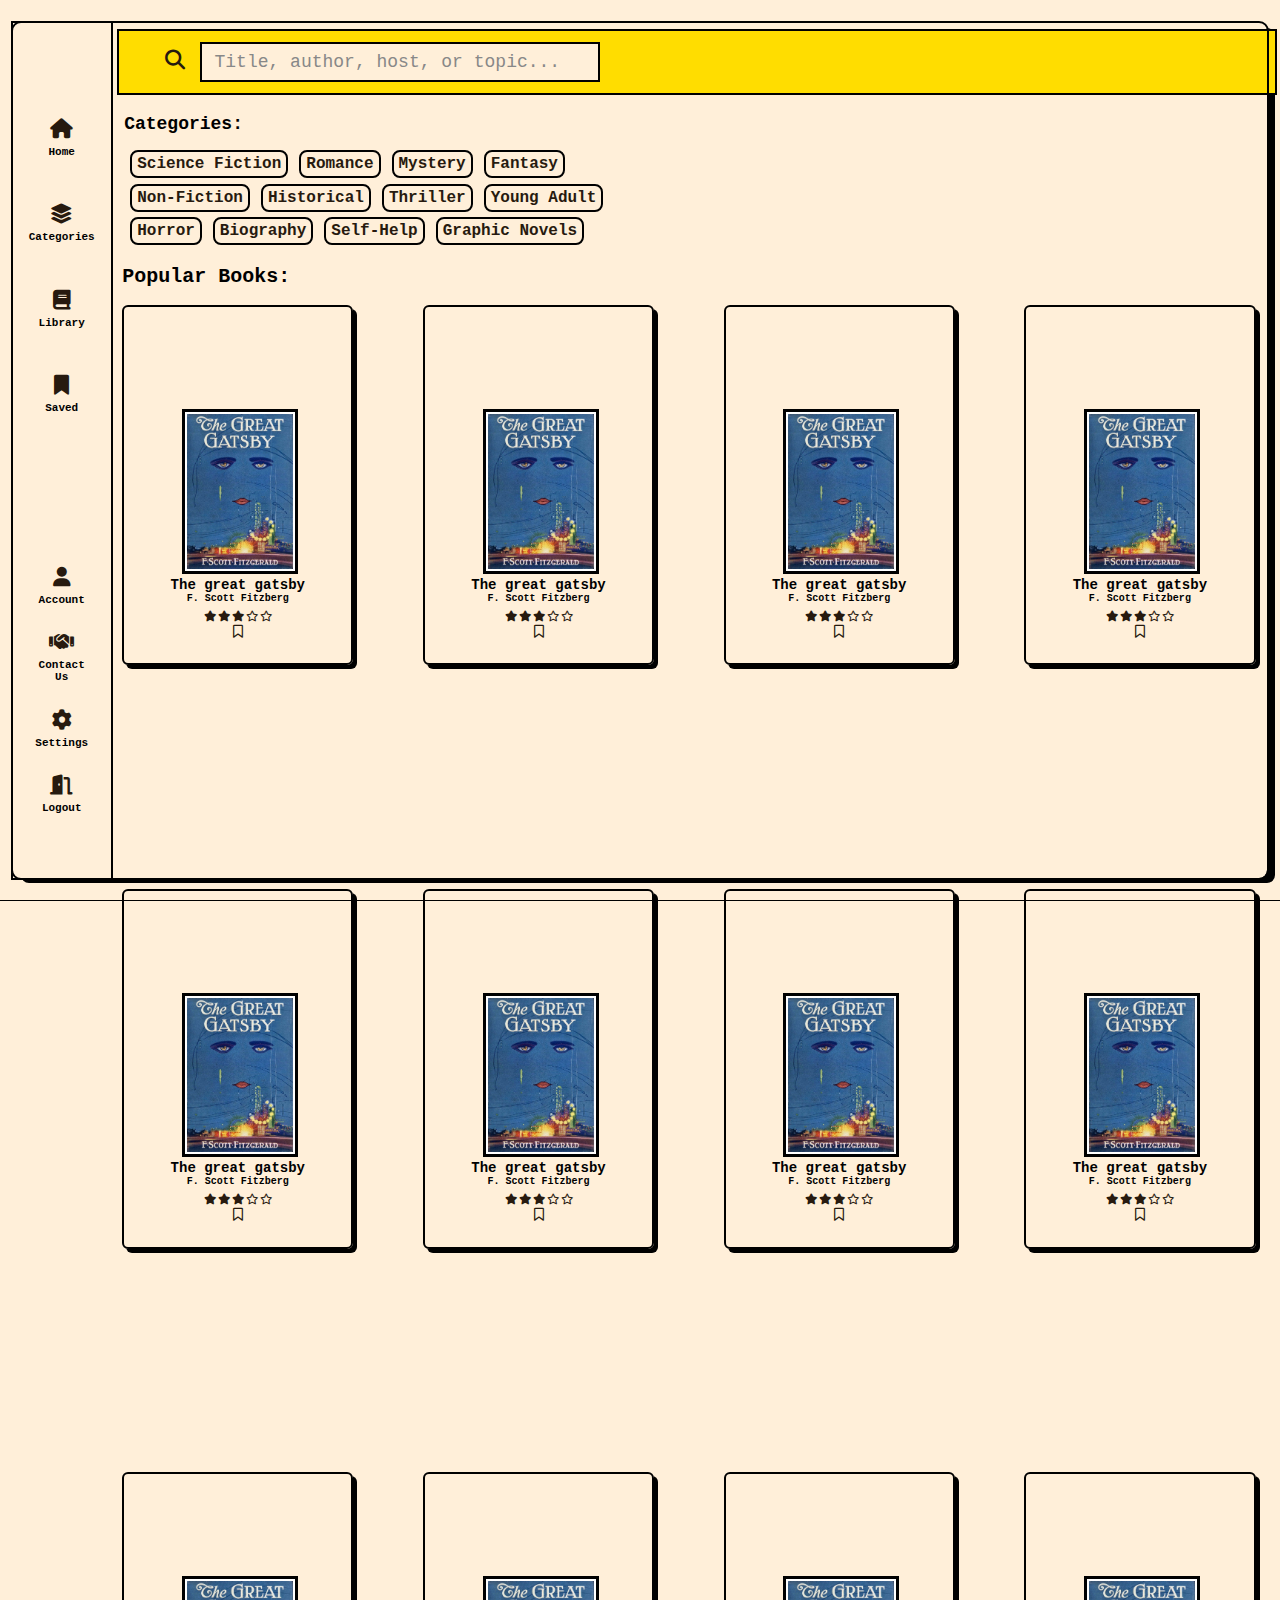
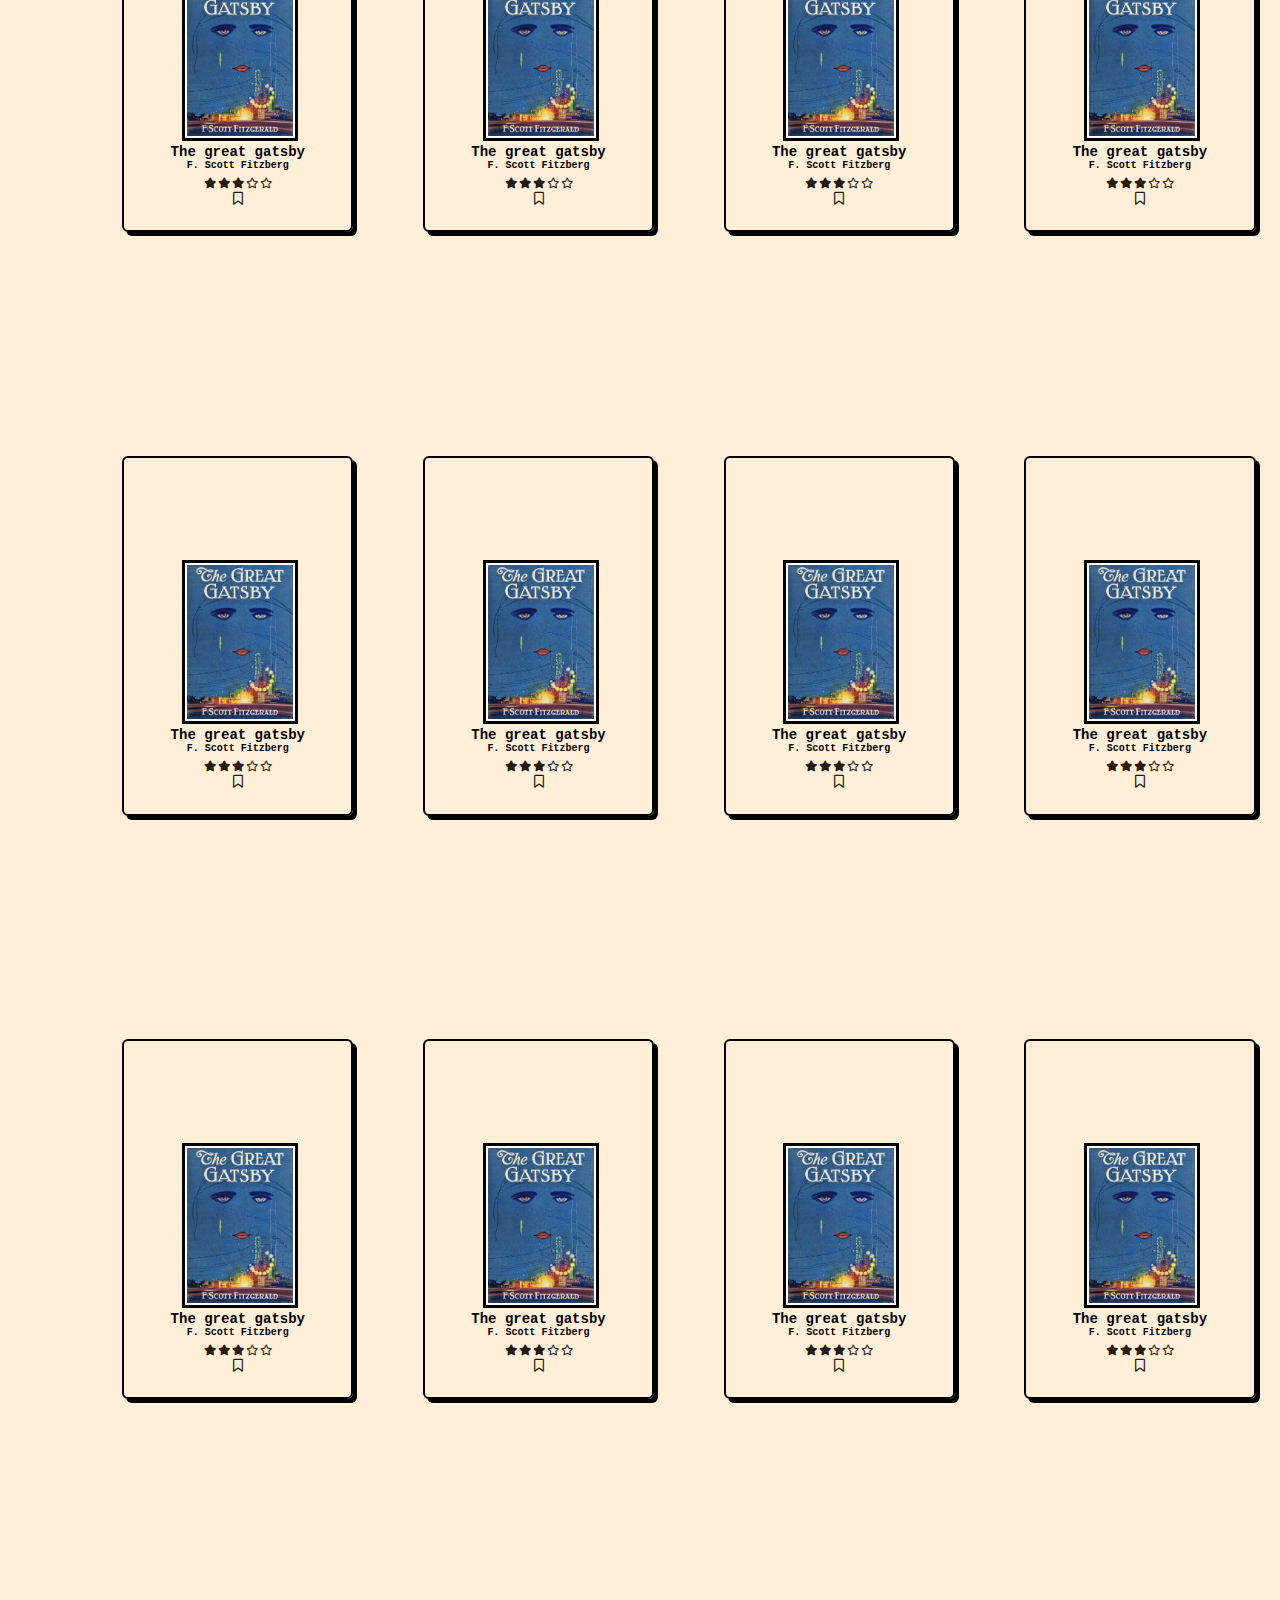
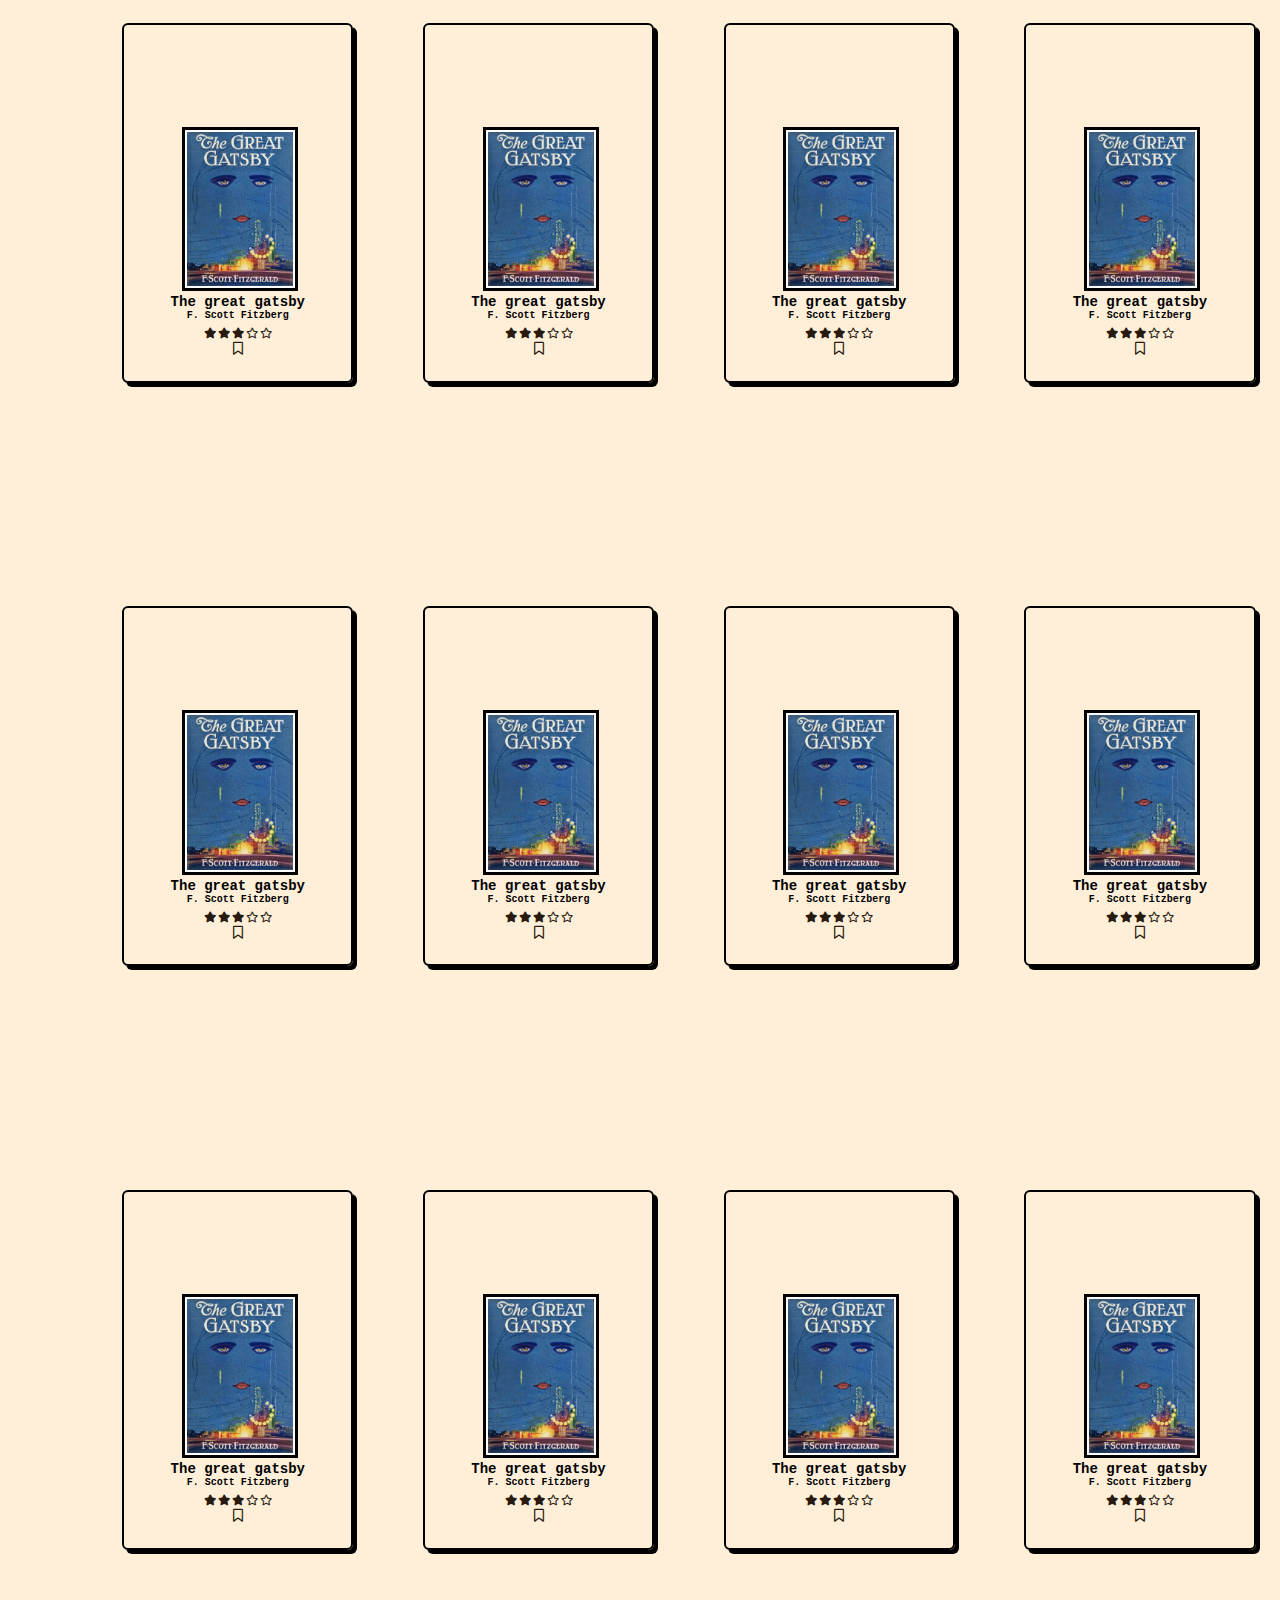
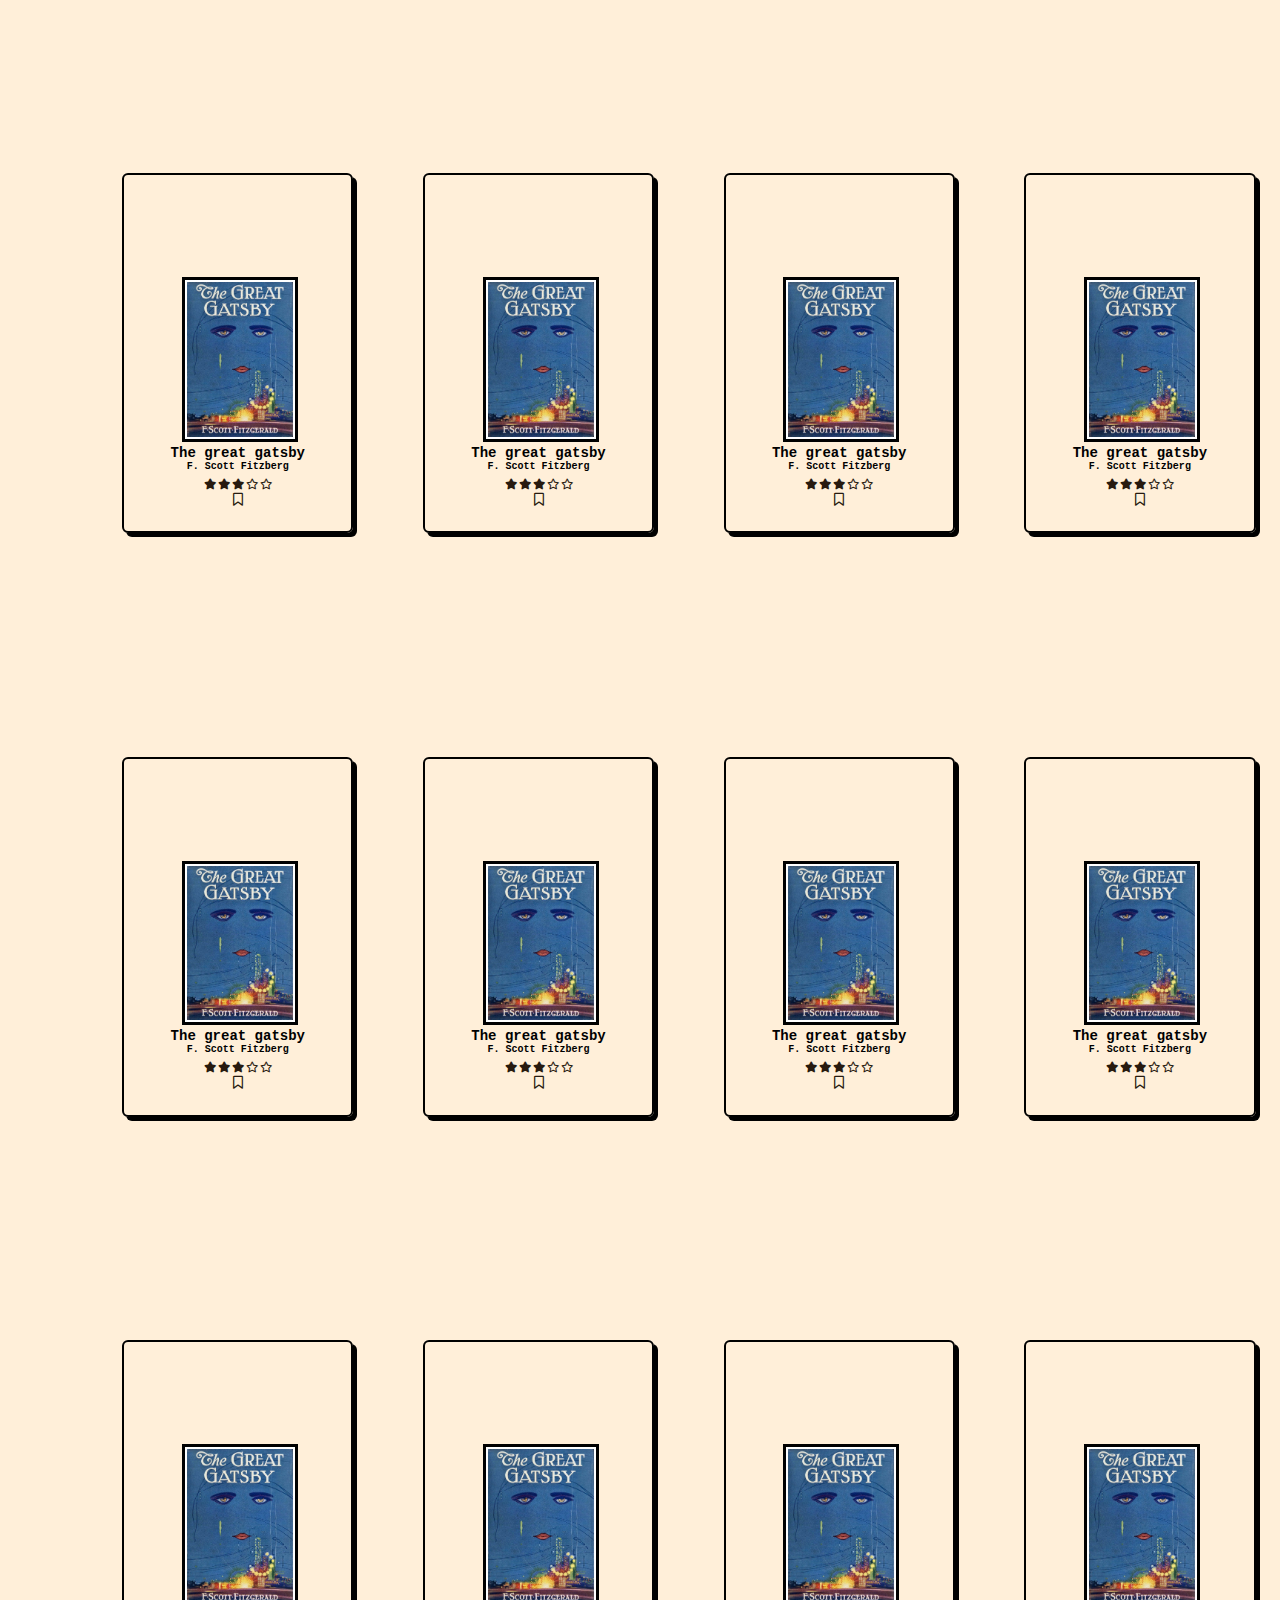
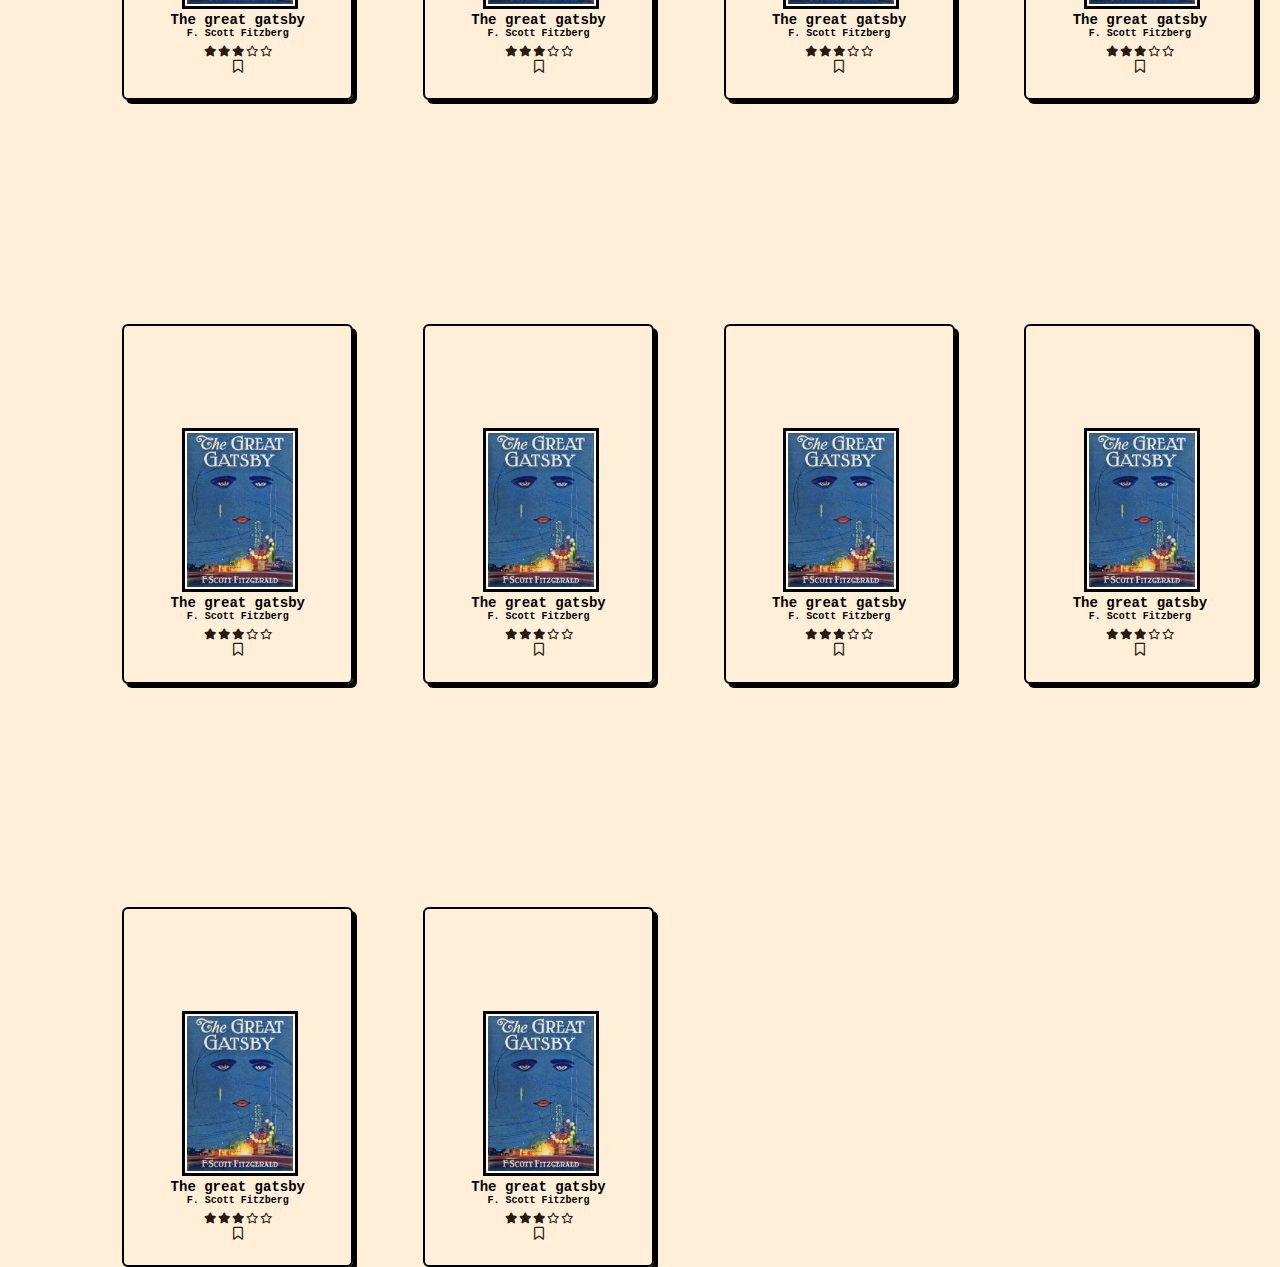
<file: Frontend/index.html>
<!DOCTYPE html>
<html lang="en">
<head>
    <meta charset="UTF-8">
    <meta name="viewport" content="width=device-width, initial-scale=1.0">
    <script src="./navbar/nav-script.js" defer></script>
    <script type="module" src="./home-page/homePage-script.js" defer></script>
    <link rel="stylesheet" href="./styles.css">
    <link rel="stylesheet" href="./navbar/nav-style.css">
    <link rel="stylesheet" href="./home-page/homePage-style.css">
    <link rel="stylesheet" href="https://cdnjs.cloudflare.com/ajax/libs/font-awesome/6.5.1/css/all.min.css">

    <title>Book Store</title>
</head>
<body>
    <div id="root">

    </div>
</body> 
</html>
</file>
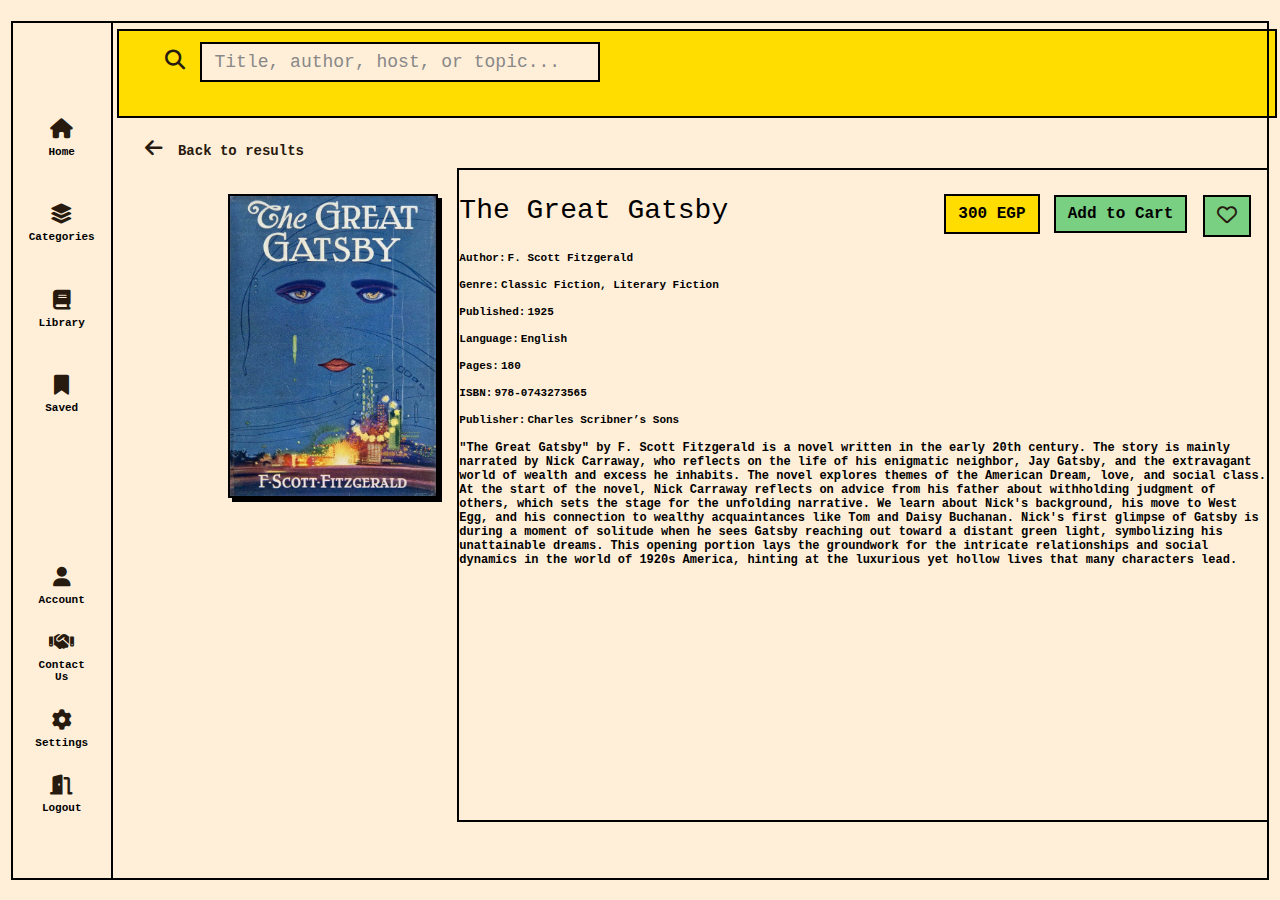
<file: Frontend/book-details-view/book-details.html>
<!DOCTYPE html>
<html lang="en">
<head>
    <meta charset="UTF-8">
    <meta name="viewport" content="width=device-width, initial-scale=1.0">
    <script type="module" src="../navbar/nav-script.js" defer></script>
    <script type="module" src="./book-details.js" defer></script>
    <link rel="stylesheet" href="https://cdnjs.cloudflare.com/ajax/libs/font-awesome/6.5.1/css/all.min.css">
    <link rel="stylesheet" href="../navbar/nav-style.css">
    <link rel="stylesheet" href="./book-details.css">
    <title>Document</title>
</head>
<body>
    <div id="root">

    </div>
</body>
</html>
</file>
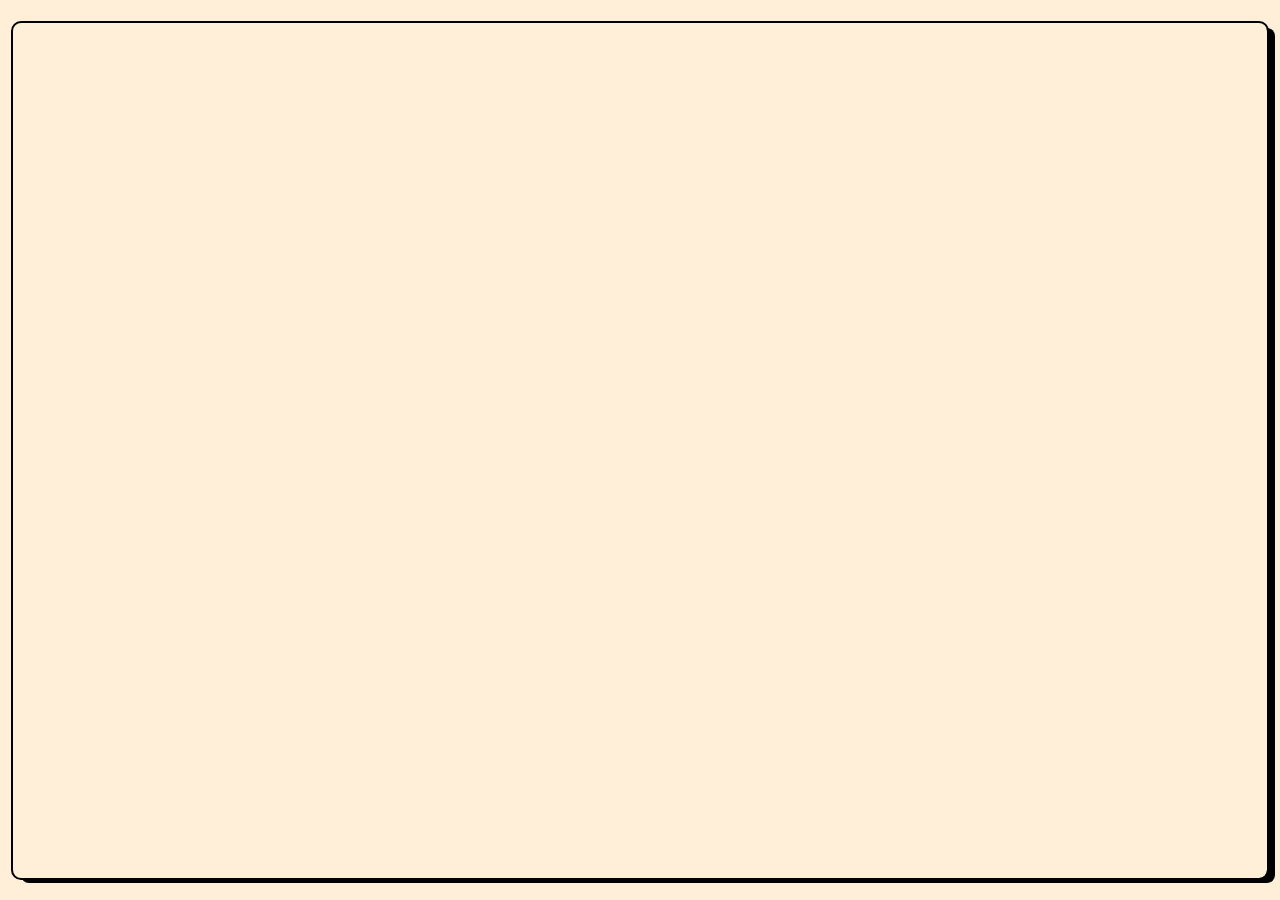
<file: Frontend/cart-view/cart.html>
<!DOCTYPE html>
<html lang="en">
<head>
    <meta charset="UTF-8">
    <meta name="viewport" content="width=device-width, initial-scale=1.0">
    <script type="module" src="./cart.js" defer></script>
    <link rel="stylesheet" href="https://cdnjs.cloudflare.com/ajax/libs/font-awesome/6.5.1/css/all.min.css">
    <link rel="stylesheet" href="../navbar/nav-style.css">
    <link rel="stylesheet" href="./cart.css">
    <title>Document</title>
</head>
<body>
    <div id="root">
    
    </div>
</body>
</html>
</file>
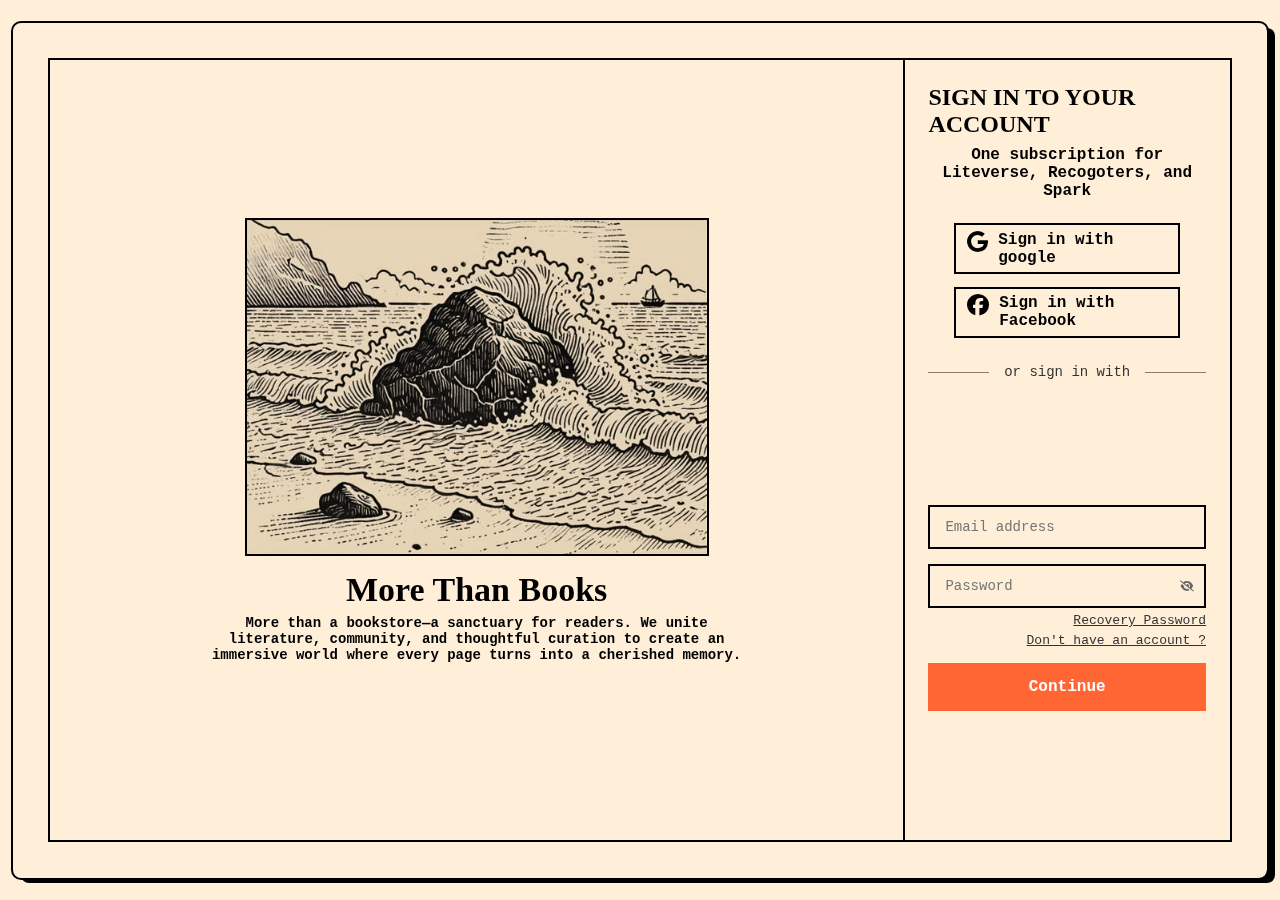
<file: Frontend/login-view/login.html>
<!DOCTYPE html>
<html lang="en">
  <head>
    <meta charset="UTF-8" />
    <meta name="viewport" content="width=device-width, initial-scale=1.0" />
    <script type="module" src="./login-script.js" defer></script>
    <link
      rel="stylesheet"
      href="https://cdnjs.cloudflare.com/ajax/libs/font-awesome/6.5.1/css/all.min.css"
    />
    <link rel="stylesheet" href="./login-style.css" />
    <title>Document</title>
  </head>
  <body>
    <div id="root">
      <div class="main-frame">
        <div class="left-div">
          <div class="image">
                <img src="../assets/image.jpg" alt="">
          </div>
          <div class="left-statement-container">
            <h2 style="text-align: center; margin-bottom: 1%; font-size: 34px;">More Than Books</h2>
             <p class="left-statement">More than a bookstore—a sanctuary for readers. We unite literature, community, and thoughtful curation to create an immersive world where every page turns into a cherished memory.</p>
          </div>
          
        </div>
        <div class="right-div">
          <div class="title-signin">
            <h2>SIGN IN TO YOUR ACCOUNT</h2>
          </div>
          <div class="signin-statement">
            <p class="statement">
              One subscription for Liteverse, Recogoters, and Spark
            </p>
          </div>

          <div class="options">
            <div class="login-option">
              <div class="option-icon">
                <i class="fa-brands fa-google"></i>
              </div>
              <p class="option-desc">Sign in with google</p>
            </div>
            <div class="login-option">
              <div class="option-icon">
                <i class="fa-brands fa-facebook"></i>
              </div>
              <p class="option-desc">Sign in with Facebook</p>
            </div>

          </div>
          <div class="divider-container">
            <div class="divider-line"></div>
            <span>or sign in with</span>
            <div class="divider-line"></div>
          </div>

          <div class="login-form">
            <form action="login.php" method="post" >
              <input
                type="email"
                placeholder="Email address"
                class="form-input"
                name="usermail"
                required
              />

              <div class="password-container">
                <input
                  type="password"
                  placeholder="Password"
                  class="form-input"
                  name="userpass"
                  required
                />
                <button
                  type="button"
                  class="toggle-password"
                  name="togglePassword"
                >
                  <i class="fa-solid fa-eye-slash" style="font-size: 11px;"></i>
                </button>
              </div>

              <a href="#" class="recovery-link">Recovery Password</a>
              <a href="../signup-view/signup.html" class="recovery-link">Don't have an account ?</a>

              <button type="submit" class="continue-btn" name="submit">Continue</button>
            </form>
          </div>
        </div>
      </div>
    </div>
  </body>
</html>
</file>
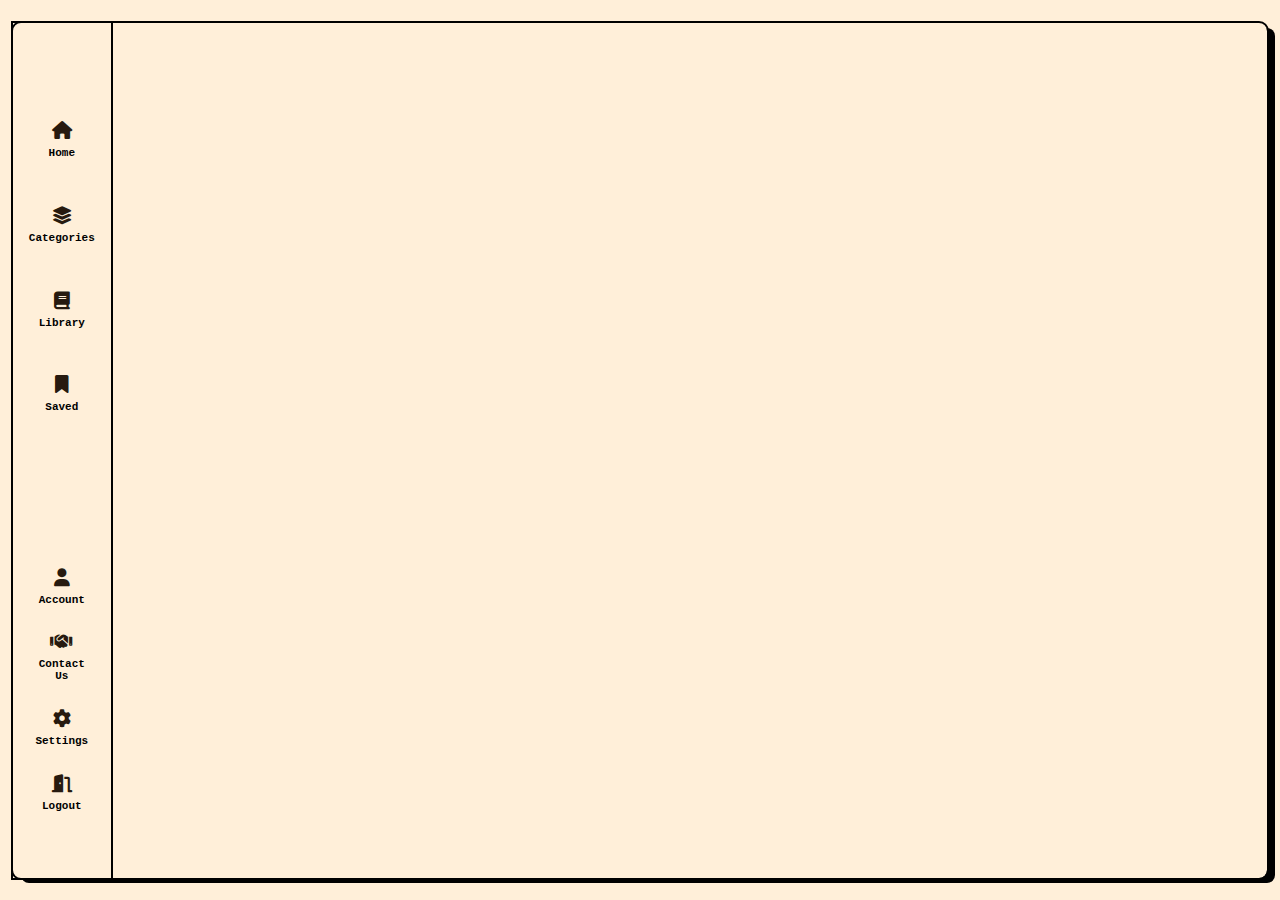
<file: Frontend/profile-view/user-profile.html>
<!DOCTYPE html>
<html lang="en">
  <head>
    <meta charset="UTF-8" />
    <meta name="viewport" content="width=device-width, initial-scale=1.0" />
    <script type="module" src="../navbar/nav-script.js" defer></script>
    <script type="module" src="./user-profile.js" defer></script>
    <link rel="stylesheet" href="../navbar/nav-style.css" />
        <link
      rel="stylesheet"
      href="https://cdnjs.cloudflare.com/ajax/libs/font-awesome/6.5.1/css/all.min.css"
    />

    <link rel="stylesheet" href="./user-profile.css" />
    <title>Document</title>
  </head>
  <body>
    <div id="root">

        
    </div>

  </body>
</html>
</file>
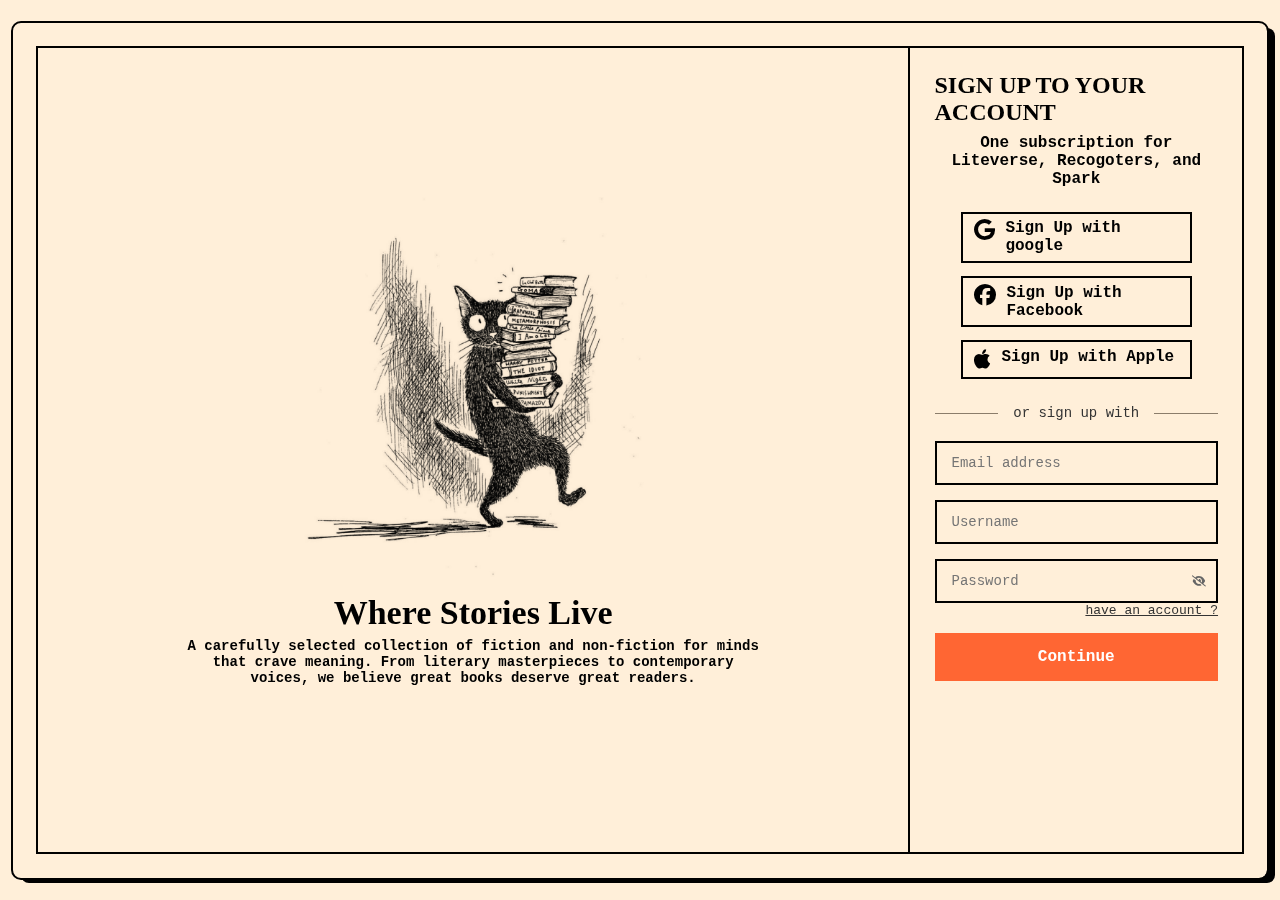
<file: Frontend/signup-view/signup.html>
<!DOCTYPE html>
<html lang="en">
  <head>
    <meta charset="UTF-8" />
    <meta name="viewport" content="width=device-width, initial-scale=1.0" />
    <script type="module" src="./signup-script.js" defer></script>
    <link
      rel="stylesheet"
      href="https://cdnjs.cloudflare.com/ajax/libs/font-awesome/6.5.1/css/all.min.css"
    />
    <link rel="stylesheet" href="./signup-style.css" />
    <title>Document</title>
  </head>
  <body>
    <div id="root">
      <div class="main-frame">
        <div class="left-div">
          <div class="image">
            <img src="../assets/cat.jpg" alt="" />
          </div>
          <div class="left-statement-container">
            <h2 style="text-align: center; margin-bottom: 1%; font-size: 34px">
              Where Stories Live
            </h2>
            <p class="left-statement">
              A carefully selected collection of fiction and non-fiction for
              minds that crave meaning. From literary masterpieces to
              contemporary voices, we believe great books deserve great readers.
            </p>
          </div>
        </div>
        <div class="right-div">
          <div class="title-signin">
            <h2>SIGN UP TO YOUR ACCOUNT</h2>
          </div>
          <div class="signin-statement">
            <p class="statement">
              One subscription for Liteverse, Recogoters, and Spark
            </p>
          </div>

          <div class="options">
            <div class="login-option">
              <div class="option-icon">
                <i class="fa-brands fa-google"></i>
              </div>
              <p class="option-desc">Sign Up with google</p>
            </div>
            <div class="login-option">
              <div class="option-icon">
                <i class="fa-brands fa-facebook"></i>
              </div>
              <p class="option-desc">Sign Up with Facebook</p>
            </div>
            <div class="login-option">
              <div class="option-icon">
                <i class="fa-brands fa-apple"></i>
              </div>
              <p class="option-desc">Sign Up with Apple</p>
            </div>
          </div>
          <div class="divider-container">
            <div class="divider-line"></div>
            <span>or sign up with</span>
            <div class="divider-line"></div>
          </div>

          <div class="login-form">
            <form action="signup.php" method="post" onsubmit="return validateForm()">
              <input
                type="email"
                placeholder="Email address"
                class="form-input"
                id="usermail"
                required
              />
              <input
                type="text"
                placeholder="Username"
                class="form-input"
                id="username"
                required
              />

              <div class="password-container">
                <input
                  type="password"
                  placeholder="Password"
                  class="form-input"
                  id="userpass"
                  required
                />
                <button
                  type="button"
                  class="toggle-password"
                  id="togglePassword"
                >
                  <i class="fa-solid fa-eye-slash" style="font-size: 11px"></i>
                </button>
              </div>
              <a href="../login-view/login.html" class="recovery-link">have an account ?</a>
              <button type="submit" class="continue-btn">Continue</button>
            </form>
          </div>
        </div>
      </div>
    </div>
  </body>
</html>
</file>
<file: Frontend/styles.css>
* {
    margin: 0;
    padding: 0;
    box-sizing: border-box;
    font-family: Arial, sans-serif;
}

body{
    background-color: rgb(255, 239, 217);
    outline: 1px solid #000000;
    height: 100vh;
    width: 100%;
    display: flex;
    flex-direction: column;
    align-items: center;
    justify-content: center;
    overflow: hidden;
}


#root{
    background-color: rgb(255, 239, 217);
    outline: 2px solid #000000;
    height: 95vh;
    width: 98%;
    display: flex;
    box-shadow: 8px 5px 0 #000;
    border-radius: 8px;

    
}
</file>
<file: Frontend/navbar/nav-style.css>
@import  url("https://api.fontshare.com/css?f%5B%5D=satoshi@400,700&serif=swap");

nav{
    background-color: rgb(255, 239, 217);   
    overflow: hidden;
    outline: 2px solid #000000;
    height: 100%;
    display: flex;
    align-items: center;
    justify-content: space-evenly;
    flex-direction: column;
    gap: 10%;
    padding: 0 16px;
    width: fit-content;
}

#nav-icons{
    display: flex;
    align-items: center;
    flex-direction: column  ;
    margin-top: 50%;
    font-size: 18px;
    gap: 40px;
    list-style-type: none;

}

#nav-links{
    display: flex;
    align-items: center;
    flex-direction: column  ;
    font-size: 18px;
    gap: 20px;
    list-style-type: none;
}

li{
    cursor: pointer;
    margin: 5%;
    display: flex;
    align-items: center;
    flex-direction: column;
    gap: 5px;
    
}
a{
    text-decoration: none;
    color: #271a0fff;
    font-weight: bold;
}

p{
    font-size: 11px;
    text-align: center;
    font-family: "Courier New", monospace;
    font-weight: 900;
}

i{
    color: #271a0fff;
}

i:hover{
    color: #ca731c;
}
</file>
<file: Frontend/home-page/homePage-style.css>
@import url("https://api.fontshare.com/css?f%5B%5D=bonny@400,700&serif=swap");
@import url("https://api.fontshare.com/css?f%5B%5D=hind@400,700&serif=swap");

.input {
  width: 100%;
  max-width: 400px;
  height: 40px;
  padding: 12px;
  margin: 1%;

  font-size: 18px;
  font-family: "Courier New", monospace;
  color: #000;
  background-color: rgb(255, 239, 217);
  border: 2px solid #000;
  border-radius: 0;
  outline: none;
  transition: all 0.3s ease;
}

.input::placeholder {
  color: #888;
}

.input:hover {
  transform: translate(-4px, -4px);
  box-shadow: 4px 4px 0 #000;
}

.input-container {
  background-color: rgb(255, 221, 0);
  padding-left: 4%;
  height: 10%;
  width: 100%;
  margin: 0.7%;
  outline: 2px solid #000000;
}

i {
  font-size: 20px;
  cursor: pointer;
  transition: all 0.3s ease;
}

i:hover {
  transform: scale(1.08);
}

.home-page {
  display: flex;
  flex-direction: column;
  height: 100%;
  width: 92.5%;
}
.Category-section {
  display: flex;
  flex-direction: column;
  height: 20%;
  margin: 1%;
  width: 70%;
  font-size: 20px;
  font-family: "Courier New", monospace;
  font-weight: bold;
}

.Category-title {
  margin: 2px;
  font-size: 18px;
  text-align: left;
}

.categories-list {
  display: flex;
  align-items: center;
  flex-wrap: wrap;
  justify-content: flex-start;
  gap: 10px;
  overflow-x: auto;
  padding: 1%;
  width: 70%;
  height: fit-content;
  overflow: hidden;
  gap: 2%;
}

.category-btn {
  background-color: transparent;
  padding: 3px 5px;
  border: 2px solid #000000;
  cursor: pointer;
  font-family: "Courier New", monospace;
  font-size: 16px;
  transition: all 0.3s ease;
  display: flex;
  align-items: center;
  justify-content: center;
  width: fit-content;
  margin-top: 1%;
  font-weight: bolder;
  background-color: transparent;
  border-radius: 8px;
  font-weight: 900;
}

.category-btn:hover {
  color: rgb(0, 0, 0);
  transform: translate(-4px, -4px);
  box-shadow: 4px 4px 0 #000;
}

.books-title {
  font-size: 20px;
  font-family: "Courier New", monospace;
  font-weight: bold;
  text-align: left;
  margin-left: 1%;
  margin-bottom: 0.5%;
}

.book-rating {
  width: 100%;
  display: flex;
  flex-direction: column;
  justify-content: left;
  margin-top: 4%;
}

.add-item-btn {
  width: 80%;
  height: fit-content;
  margin-top: 1%;
  padding: 8px 0px;
  font-size: 12px;
  font-family: "Courier New", monospace;
  font-weight: bold;
  cursor: pointer;
  border: 2px solid #000;
  background-color: rgb(227, 103, 103);
  transition: all 0.3s ease;
  margin-top: 5%;
}

.add-item-btn:hover {
  background-color: rgb(229, 47, 47);
  color: rgb(0, 0, 0);
  transform: translate(-4px, -4px);
  box-shadow: 4px 4px 0 #000;
}

.books-list {
  display: flex;
  align-items: flex-start;
  flex-wrap: wrap;
  justify-content: left;
  width: 100%;
  gap: 4%;
  height: 100%;
}

.books-list::-webkit-scrollbar {
  width: 8px;
}

.book-section {
  display: flex;
  flex-direction: column;
  justify-content: center;
  align-items: center;
  height: 100%;
  margin: 5%;
  width: 100%;
}

.book-items {
  display: flex;
  align-items: center;
  flex-wrap: wrap;
  padding: 5%;
  height: fit-content;
  width: 100%;
}

.book-item {
  width: 20%;
  height: 360px;
  cursor: pointer;
  display: flex;
  flex-direction: column;
  align-items: center;
  justify-content: flex-end;
  padding: 2%;
  margin: 1%;
  border: 2px solid #000;
  border-radius: 6px;
  background-color: transparent;
  box-shadow: 4px 4px 0 #000;
  transition: all 0.3s ease;
}

.book-item:hover {
  background-color: rgb(83, 244, 99);
  color: rgb(0, 0, 0);
  transform: translate(-4px, -4px);
  box-shadow: 4px 4px 0 #000;
}

.book-image {
  width: 110px; /* Fixed width; height auto-scales to maintain aspect ratio */
  height: auto; /* Or set a fixed height like '200px' if you want to force it */
  object-fit: contain; /* Maintains aspect ratio */
  display: block; /* Optional: Removes any inline spacing issues */
  border: 2px solid #ffffff;
  outline: 3px solid #000000;
  margin: 2%;
  transition: all 0.3s ease;
}


.book-title {
  font-size: 14px;
  font-family: "Courier New", monospace;
  font-weight: bolder;
  /* word-wrap: break-word; */
  margin-top: 2%;
  width: 100%;
}

.cart-btns{
      width: 100%;
      height: auto;
      display: flex;
      justify-content: center;
      /* margin-top: 1%; */
}

.add-to-fav{
  width: 20%;
  height: 75%;
  padding: 8px 0px;
  font-size: 12px;
  font-family: "Courier New", monospace;
  font-weight: bold;
  cursor: pointer;
  border: 2px solid #000;
  background-color: transparent ;
  transition: all 0.3s ease;
  margin-top: 5%;
}

.add-to-fav:hover{  
  color: rgb(0, 0, 0);
  transform: translate(-4px, -4px);
  box-shadow: 4px 4px 0 #000;
}

.book-author {
  font-size: 10px;
  font-family: "Courier New", monospace;
  text-align: left;
}

.welcome-text {
  font-family: "Courier New", monospace;
  text-align: left;
  margin: 0% 3%;
  width: 62%;
}

.home-header {
  display: flex;
  height: 100%;
  width: 100%;
  margin: 1%;
  padding: 1%;
  margin-top: 0%;
  padding-top: 0%;
  align-items: center;
}

.heading-text {
  font-size: 68px;
  font-weight: 1500;
  font-family: "Archivo Black", sans-serif;
  text-align: left;
  margin: 0;
  line-height: 1;
  /* text-shadow:  8px 1px  #000000; */

}

.home-container {
  height: 100%;
  width: fit-content;
  overflow-y: auto;
  overflow-x: hidden;
}

.statement {
  font-size: 22px;
  font-weight: bold;
  margin-top: 3%;
  margin-bottom: 4%;
  color: rgb(255, 255, 255);
  text-align: left;
  color: #000000;
  text-transform: uppercase;
}

.statement-container {
  width: 90%;
  /* background-color: #ca731c;   */
}

.explore-btn {
  margin-top: 1%;
  padding: 10px 15px;
  font-size: 22px;
  font-family: "Courier New", monospace;
  font-weight: bold;
  cursor: pointer;
  border: 2px solid #000;
  background-color: rgb(121, 207, 130);
  transition: all 0.3s ease;
}

.explore-btn:hover {
  background-color: rgb(63, 189, 76);
  color: rgb(0, 0, 0);
  transform: translate(-4px, -4px);
  box-shadow: 4px 4px 0 #000;
}

.books-btn {
  margin-top: 1%;
  padding: 10px 15px;
  font-size: 22px;
  font-family: "Courier New", monospace;
  font-weight: bold;
  cursor: pointer;
  border: 2px solid #000;
  background-color: rgb(189, 115, 50);
  transition: all 0.3s ease;
}

.books-btn:hover {
  background-color: rgb(234, 162, 99);
  color: rgb(0, 0, 0);
  transform: translate(-4px, -4px);
  box-shadow: 4px 4px 0 #000;
}

.home-image-container {
  display: flex;
  justify-content: center;
  align-items: center;
  width: 50%;
  height: 80%;
  margin-right: 5%;
}

.badge-container {
  position: relative;
  width: 500px;
  height: 220px;
  transform: rotate(8deg);
}

.badge-outer {
  position: absolute;
  width: 100%;
  height: 100%;
  background-color: #00bcd4;
  border: 8px solid #000;
  border-right: 16px solid #000;
  border-bottom: 16px solid #000;
  box-shadow: 12px 12px 0 rgba(0, 0, 0, 0.3);
  display: flex;
  align-items: center;
  justify-content: center;
}

.badge-inner {
  width: 90%;
  height: 85%;
  background-color: #fff;
  border: 6px solid #000;
  display: flex;
  flex-direction: column;
  justify-content: center;
  padding: 20px 30px;
  box-sizing: border-box;
}

.badge-text-large {
  font-size: 72px;
  font-weight: 900;
  margin: 0;
  line-height: 1;
  letter-spacing: -2px;
}

.badge-text-small {
  font-size: 20px;
  font-weight: 700;
  letter-spacing: 3px;
  margin: 8px 0 0 0;
}

.star-badge {
  position: absolute;
  top: -20px;
  right: -20px;
  width: 120px;
  height: 120px;
  background-color: #ffd700;
  border: 6px solid #000;
  display: flex;
  align-items: center;
  justify-content: center;
  transform: rotate(15deg);
  box-shadow: 8px 8px 0 rgba(0, 0, 0, 0.2);
}

.star {
  font-size: 80px;
  color: #000;
}

.fall-back-container{
  display: flex;
  justify-content: center;
  width: 100%;
  height: 80vh;
}

.fall-back-img{
  width: 60%; /* Fixed width; height auto-scales to maintain aspect ratio */
  height: auto; /* Or set a fixed height like '200px' if you want to force it */
  object-fit: contain; /* Maintains aspect ratio */
  display: block; /* Optional: Removes any inline spacing issues */
  display: flex;
  align-items:flex-end ;
  mix-blend-mode: multiply;

}

.fall-back-img-container{
  display: flex;
  justify-content: center;
  width: 80%;
  height: 80%;
  padding: 5%;
  padding-bottom: 0%;
  border-radius: 3%;
}


.error-container{
  width: 70%;
  display: flex;
  flex-direction: column;
  align-items: start;
  padding: 5%;
  justify-content: center ;
}

h1{
  font-family: "Courier New", monospace;
  font-size: 110px;
  
}



/* From Uiverse.io by vinodjangid07 */ 
.loader {
  width: fit-content;
  height: fit-content;
  display: flex;
  align-items: center;
  justify-content: center;
  align-self: center;
  justify-self: center;
}

.truckWrapper {
  width: 200px;
  height: 100px;
  display: flex;
  flex-direction: column;
  position: relative;
  align-items: center;
  justify-content: flex-end;
  overflow-x: hidden;
}
/* truck upper body */
.truckBody {
  width: 130px;
  height: fit-content;
  margin-bottom: 6px;
  animation: motion 1s linear infinite;
}
/* truck suspension animation*/
@keyframes motion {
  0% {
    transform: translateY(0px);
  }
  50% {
    transform: translateY(3px);
  }
  100% {
    transform: translateY(0px);
  }
}
/* truck's tires */
.truckTires {
  width: 130px;
  height: fit-content;
  display: flex;
  align-items: center;
  justify-content: space-between;
  padding: 0px 10px 0px 15px;
  position: absolute;
  bottom: 0;
}
.truckTires svg {
  width: 24px;
}

.road {
  width: 100%;
  height: 1.5px;
  background-color: #282828;
  position: relative;
  bottom: 0;
  align-self: flex-end;
  border-radius: 3px;
}
.road::before {
  content: "";
  position: absolute;
  width: 20px;
  height: 100%;
  background-color: #282828;
  right: -50%;
  border-radius: 3px;
  animation: roadAnimation 1.4s linear infinite;
  border-left: 10px solid white;
}
.road::after {
  content: "";
  position: absolute;
  width: 10px;
  height: 100%;
  background-color: #282828;
  right: -65%;
  border-radius: 3px;
  animation: roadAnimation 1.4s linear infinite;
  border-left: 4px solid white;
}

.lampPost {
  position: absolute;
  bottom: 0;
  right: -90%;
  height: 90px;
  animation: roadAnimation 1.4s linear infinite;
}

@keyframes roadAnimation {
  0% {
    transform: translateX(0px);
  }
  100% {
    transform: translateX(-350px);
  }
}
</file>
<file: Frontend/book-details-view/book-details.css>
@import url("https://api.fontshare.com/css?f%5B%5D=outfit@400,700&serif=swap");

* {
  margin: 0;
  padding: 0;
  box-sizing: border-box;
  font-family: Arial, sans-serif;
}

body {
  background-color: rgb(255, 239, 217);
  outline: 1px solid #000000;
  height: 100vh;
  width: 100%;
  display: flex;
  flex-direction: column;
  align-items: center;
  justify-content: center;
  overflow: hidden;
}

#root {
  background-color: rgb(255, 239, 217);
  outline: 2px solid #000000;
  height: 95vh;
  width: 98%;
  display: flex;
  /* background-image: url("../assets/math-paper-notebook-paper-background-sheets-square-lined-paper_322958-5513.avif  "); */
  background-repeat: no-repeat; /* Prevents the image from repeating */
  background-size: cover; /* Scales the image to cover the entire element */
  background-position: center;
  /* mix-blend-mode: multiply */
}

.input {
  width: 100%;
  max-width: 400px;
  height: 40px;
  padding: 12px;
  margin: 1%;

  font-size: 18px;
  font-family: "Courier New", monospace;
  color: #000;
  background-color: rgb(255, 239, 217);
  border: 2px solid #000;
  border-radius: 0;
  outline: none;
  transition: all 0.3s ease;
}

.input::placeholder {
  color: #888;
}

.input:hover {
  transform: translate(-4px, -4px);
  box-shadow: 4px 4px 0 #000;
}

.input-container {
  background-color: rgb(255, 221, 0);
  padding-left: 4%;
  height: 10%;
  width: 100%;
  margin: 0.7%;
  outline: 2px solid #000000;
  
}

i {
  font-size: 20px;
  cursor: pointer;
  transition: all 0.3s ease;
}

i:hover {
  transform: scale(1.08);
}

.book-details-page {
  display: flex;
  flex-direction: column;
  height: 100%;
  width: 92.5%;
}

.book-details-section{
    display: flex;
    flex-direction: row;
    height: 80%;
    width: 100%;
    gap: 8%;
}


.book-image-container {
    display: flex;
    flex-direction: column;
    justify-content: left;
    align-items: left;
    padding: 2%;    
}

.book-image {
    width: 210px;
    height: auto;
    margin: 0% 45%;
    box-shadow: 4px 4px 0 #000;
    border: 2px solid #000;
}

.book-details-header{
    display: flex;
    align-items: center;
    padding: 2% 3%;
    height: 1%;
    width: 100%;
    font-size: 24px;
    font-family: "Courier New", monospace;
}

.back-text{
    margin-left: 8px;
    font-size: 14px;
    cursor: pointer;
    transition: all 0.3s ease;
    font-family: "Courier New", monospace;
}

.book-info-container {
    display: flex;
    flex-direction: column;
    gap: 15px;
    font-family: "Courier New", monospace;
    font-size: 18px;
    width: 70%;
    height: 95%;
    outline: 2px solid #000000;
}

.book-title{
    font-size: 28px;
    font-weight: 100;
    text-align: left;
    font-family: "Courier New", monospace;
    margin: 0;
}

.book-author{
    font-size: 15px;
    text-align: left;
    font-family: "Courier New", monospace;
    margin: 0;
}

.book-description{
    font-size: 12px;
    text-align: left;
    font-family: "Courier New", monospace;
    margin: 0;
    overflow-wrap: break-word;

}

button{
    width: fit-content;
    height: fit-content;
    padding: 8px 12px;
    font-size: 16px;
    font-family: "Courier New", monospace;
    cursor: pointer;
    border: 2px solid #000;
    background-color: rgb(121, 207, 130);;
    transition: all 0.3s ease;
    font-weight: bolder;    
}

button:hover{
    background-color: rgb(0, 190, 19);
    color: rgb(0, 0, 0);
    transform: translate(-4px, -4px);
    box-shadow: 4px 4px 0 #000;
}

.price{
    font-size: 16px;
    width: fit-content;
    height: fit-content;
    font-family: "Courier New", monospace;
    font-weight: bolder;
    outline: 2px solid #000000;
    display: flex;
    align-items: center;
    padding: 9px 12px;
    margin-top: 1px;
    margin-left: 25%;
    background-color: rgb(255, 221, 0);
}
</file>
<file: Frontend/cart-view/cart.css>
@import url("https://api.fontshare.com/css?f%5B%5D=hind@400,700&serif=swap");

* {
  margin: 0;
  padding: 0;
  box-sizing: border-box;
  font-family: Arial, sans-serif;
}

body {
  background-color: rgb(255, 239, 217);
  outline: 1px solid #000000;
  height: 100vh;
  width: 100%;
  display: flex;
  flex-direction: column;
  align-items: center;
  justify-content: center;
  overflow: hidden;
}

#root {
  background-color: rgb(255, 239, 217);
  outline: 2px solid #000000;
  height: 95vh;
  width: 98%;
  border-radius: 8px;
  display: flex;
  box-shadow: 8px 5px 0 #000;

  /* --color1: rgb(37, 225, 210);
  --color2: rgb(250, 255, 178);
  background-color: var(--color1);
  background-image: linear-gradient(45deg, var(--color2) 25%, transparent 25%, transparent 75%, var(--color2) 75%, var(--color2)), 
                    linear-gradient(45deg, var(--color2) 25%, var(--color1) 25%, var(--color1) 75%, var(--color2) 75%, var(--color2));
  background-size: 60px 60px;
  background-position: 0 0, 30px 30px; */
}

.input {
  width: 100%;
  max-width: 400px;
  height: 40px;
  padding: 12px;
  margin: 1%;

  font-size: 18px;
  font-family: "Courier New", monospace;
  color: #000;
  background-color: rgb(255, 239, 217);
  border: 2px solid #000;
  border-radius: 0;
  outline: none;
  transition: all 0.3s ease;
}

.input::placeholder {
  color: #888;
}

.input:hover {
  transform: translate(-4px, -4px);
  box-shadow: 4px 4px 0 #000;
}

.input-container {
  background-color: rgb(255, 221, 0);
  padding-left: 4%;
  height: 10%;
  width: 98%;
  margin: 0.7%;
  outline: 2px solid #000000;
}

i {
  font-size: 20px;
  cursor: pointer;
  transition: all 0.3s ease;
}

i:hover {
  transform: scale(1.08);
}

.cart-page {
  display: flex;
  width: 100%;
  flex-direction: column;
  align-items: center;
}

.cart-page-inner {
  display: flex;
  width: 100%;
  height: 100%;
  align-items: center;
  justify-content: center;
}

.payment-container {
  background-color: rgb(131, 148, 239);
  width: 75%;
  height: 70%;
  margin: 4%;
  margin-top: 2%;
  box-shadow: 12px 6px #000;
  border-radius: 20px;
  outline: 4px solid #000;
  padding: 4px;
}

.items-added {
  background-color: #e6e6e7;
  width: 50%;
  height: 70%;
  margin: 4%;
  margin-top: 2%;
  box-shadow: 12px 6px #000;
  border-radius: 20px;
  outline: 4px solid #000;
  padding: 4px;
  overflow-x: hidden;
  overflow-y: auto;
  display: flex;
  flex-direction: column;
  align-items: center;
}
.items-added::-webkit-scrollbar{
    width: 8px;
}

.item-cart {
  width: 95%;
  height: 25%;
  outline: 3px solid #000;
  border-radius: 15px;
  margin-top: 2%;
  display: flex;
}

.cart-title-div {
  margin: 4%;
  padding: auto;
}

.cart-title {
  font-size: 24px;
}

.book-image {
  width: 80%; /* Fixed width; height auto-scales to maintain aspect ratio */
  height: auto; /* Or set a fixed height like '200px' if you want to force it */
  object-fit: contain; /* Maintains aspect ratio */
  display: block; /* Optional: Removes any inline spacing issues */
  outline: 3px solid #000000;
  box-shadow: 7px 5px #000000;
  margin: 10%;
  border-radius: 8px;
  transition: all 0.3s ease;
}

.card {
  background: white;
  border: 1.5px solid #333;
  border-radius: 12px;
  outline: 2px solid #000000;
  padding: 16px;
  display: flex;
  gap: 16px;
  width: 95%;
  height: 32%;
  margin-bottom: 5%;
}

.card-image {
  width: 95px;
  height: 100px;
  border-radius: 6px;
  display: flex;
  align-items: flex-end;
  justify-content: center;
  padding: 8px;
  font-size: 11px;
  text-align: center;
  margin-top: 2%;
}

.card-content {
  flex: 1;
  display: flex;
  flex-direction: column;
}

.card-header {
  display: flex;
  justify-content: space-between;
  align-items: flex-start;
  flex-wrap: wrap;
  width: 80%;
  gap: 8px;
  margin-bottom: 10%;
}

.card-title {
  font-size: 14px;
  font-weight: 600;
  color: #000;
  line-height: 1.3;
  font-family: hind;
}

.delete-btn {
  background: none;
  border: none;
  cursor: pointer;
  color: #999;
  font-size: 16px;
  padding: 0;
  display: flex;
  align-items: center;
  justify-content: center;
  width: 20px;
  height: 20px;
}

.delete-btn:hover {
  color: #333;
}

.card-author {
  font-size: 12px;
  color: #666;
  margin-top: 4px;
}

.card-footer {
  display: flex;
  align-items: center;
  gap: 8px;
}

.quantity-controls {
  display: flex;
  align-items: center;
  gap: 10px;
}

.qty-btn {
  background: white;
  outline: 1.7px solid #000;
  width: 24px;
  height: 24px;
  border-radius: 2px;
  cursor: pointer;
  font-size: 14px;
  display: flex;
  align-items: center;
  justify-content: center;
  transition: all 0.3s ease;
}

.qty-btn:hover {
  background-color: rgb(63, 189, 76);
  color: rgb(0, 0, 0);
  transform: translate(-4px, -4px);
  box-shadow: 4px 4px 0 #000;
}

.qty-input {
  width: 28px;
  height: 24px;
  border-radius: 4px;
  text-align: center;
  font-size: 14px;
  border-color: transparent;
  outline: 1.8px solid #000;
  font-weight: 600;
  padding: 0;
}

.qty-btn.add {
  background: #89b5f8;
  color: rgb(0, 0, 0);
  border-color: #000000;
}

.qty-btn.add:hover {
  background: #0052cc;
  border-color: #0052cc;
}

.card-price {
  font-size: 14px;
  font-weight: 600;
  color: #000;
  white-space: nowrap;
  margin-left: 33%;
}
</file>
<file: Frontend/login-view/login-style.css>
@import url("https://api.fontshare.com/css?f%5B%5D=pally@400,700&serif=swap");
@import url("https://api.fontshare.com/css?f%5B%5D=neco@400,700&serif=swap");

* {
  margin: 0;
  padding: 0;
  box-sizing: border-box;
  font-family: Arial, sans-serif;
}

body {
  background-color: rgb(255, 239, 217);
  outline: 1px solid #000000;
  height: 100vh;
  width: 100%;
  display: flex;
  flex-direction: column;
  align-items: center;
  justify-content: center;
  overflow: hidden;
}

#root {
  background-color: rgb(255, 239, 217);
  outline: 2px solid #000000;
  height: 95vh;
  width: 98%;
  border-radius: 8px;
  display: flex;
  box-shadow: 8px 5px 0 #000;

  /* --color1: rgb(37, 225, 210);
  --color2: rgb(250, 255, 178);
  background-color: var(--color1);
  background-image: linear-gradient(45deg, var(--color2) 25%, transparent 25%, transparent 75%, var(--color2) 75%, var(--color2)), 
                    linear-gradient(45deg, var(--color2) 25%, var(--color1) 25%, var(--color1) 75%, var(--color2) 75%, var(--color2));
  background-size: 60px 60px;
  background-position: 0 0, 30px 30px; */
}

.main-frame{

    margin: 3%;
    width: 100%;
    display: flex;
    outline: 2px solid #000000;
    
}

.left-div{
    width: 80%;
    height: 100%;
    border-right: 2px solid #000;
    display: flex;
    flex-direction: column;
    justify-content: center;
    align-items: center;
}

.image{
    width: fit-content;
    height: auto;
    /* outline: 2px solid #000000;      */
    display: flex;
    justify-content: center;
    flex-direction: column;
    align-items: center;
}

img{
    width: 80%;
    height: auto;
    outline: 2px solid #000000;
    mix-blend-mode: multiply;
}

.right-div{
    display: flex;
    flex-direction: column;
    padding: 2%;
    align-items: center;
    width: 30%;
}

.title-signin{
    width: 100%;   
    height: fit-content; 
    display: flex;
    flex-direction: column;
    align-items: center;
    justify-content: center;
}

h2{
    font-family: pally;

}

.statement{
    text-align: center;
    font-family: 'IBM Plex Mono', 'Courier New', monospace;
    font-weight: 600;   
    word-wrap: word-break;
}

.signin-statement{
    width: 100%;
    margin-top: 2%;
    padding: 1%;
    
}

.options{
    display: flex;
    flex-direction: column; 
    width: 100%;
    justify-content: center;
    align-items: center;
    margin-top: 5%;
}

.login-option{
    display: flex;
    width: 80%;
    margin: 3%;
    outline: 2px solid #000000;
    padding: 2% 4%;
    justify-content: start;
    gap: 5%;
    cursor: pointer;
    transition: all ease 0.3s;
}

.login-option:hover{
    background-color: rgb(0, 0, 255);
    color: #ff6d3c;
}


i{
    font-size: 22px;
}

.option-desc{
    font-family: 'IBM Plex Mono', 'Courier New', monospace;
    font-weight: 600;
}

.divider-container {
  display: flex;
  align-items: center;
  gap: 15px;
  margin: 20px 0;
  width: 100%; /* Make sure it has full width */
}

.divider-line {
  flex: 1;
  height: 1px;
  background-color: #8b7d6b;
}

.divider-container span {
  font-family: 'Courier New', monospace;
  font-size: 14px;
  color: #333;
  white-space: nowrap;
}

.login-form {
  width: 100%;
  margin: 0 auto;
  height: 100%;
  display: flex;
  flex-direction: column;
  justify-content: center;

}

.login-form form {
  display: flex;
  flex-direction: column;
  gap: 15px;
}

.form-input {
  padding: 12px 15px;
  border: 2px solid #000000;
  background-color: transparent;
  font-family: 'Courier New', monospace;
  font-size: 14px;
  color: #000000;
  outline: none;
  width: 100%;
}



.password-container {
  position: relative;
  display: flex;
  align-items: center;
}

.password-container .form-input {
  width: 100%;
  padding-right: 45px; /* Space for the eye icon */
}

.toggle-password {
  position: absolute;
  right: 12px;
  background: none;
  border: none;
  cursor: pointer;
  font-size: 18px;
  color: #666;
  padding: 0;
  display: flex;
  align-items: center;
  justify-content: center;
}

.toggle-password:hover {
  color: #333;
}

.recovery-link {
  text-align: right;
  text-decoration: underline;
  color: #333;
  font-family: 'Courier New', monospace;
  font-size: 13px;
  margin-top: -10px;
}

.recovery-link:hover {
  color: #666;
}

.continue-btn {
  padding: 15px;
  background-color: #ff6633;
  color: white;
  border: none;
  font-family: 'Courier New', monospace;
  font-size: 16px;
  font-weight: bold;
  cursor: pointer;
  transition: all 0.3s ease;
}

.continue-btn:hover {
  background-color: rgb(0, 0, 255);
  color: #ff5511;
}

.continue-btn:active {
  transform: scale(0.98);
}

.left-statement-container{
    width: 70%;
    padding: 2%;
    display: flex;
    justify-content: center;
    flex-direction: column;
}

.left-statement{

    font-family: 'IBM Plex Mono', 'Courier New', monospace;
    font-weight: 600;
    font-size: 14px;
    text-align: center;
}
</file>
<file: Frontend/profile-view/user-profile.css>
* {
  margin: 0;
  padding: 0;
  box-sizing: border-box;
  font-family: Arial, sans-serif;
}

body {
  background-color: rgb(255, 239, 217);
  outline: 1px solid #000000;
  height: 100vh;
  width: 100%;
  display: flex;
  flex-direction: column;
  align-items: center;
  justify-content: center;
  overflow: hidden;
}

#root {
  background-color: rgb(255, 239, 217);
  outline: 2px solid #000000;
  height: 95vh;
  width: 98%;
  border-radius: 8px;
  display: flex;
  box-shadow: 8px 5px 0 #000;

  /* --color1: rgb(37, 225, 210);
  --color2: rgb(250, 255, 178);
  background-color: var(--color1);
  background-image: linear-gradient(45deg, var(--color2) 25%, transparent 25%, transparent 75%, var(--color2) 75%, var(--color2)), 
                    linear-gradient(45deg, var(--color2) 25%, var(--color1) 25%, var(--color1) 75%, var(--color2) 75%, var(--color2));
  background-size: 60px 60px;
  background-position: 0 0, 30px 30px; */
}
</file>
<file: Frontend/signup-view/signup-style.css>
@import url("https://api.fontshare.com/css?f%5B%5D=pally@400,700&serif=swap");
@import url("https://api.fontshare.com/css?f%5B%5D=neco@400,700&serif=swap");

* {
  margin: 0;
  padding: 0;
  box-sizing: border-box;
  font-family: Arial, sans-serif;
}

body {
  background-color: rgb(255, 239, 217);
  outline: 1px solid #000000;
  height: 100vh;
  width: 100%;
  display: flex;
  flex-direction: column;
  align-items: center;
  justify-content: center;
  overflow: hidden;
}

#root {
  background-color: rgb(255, 239, 217);
  outline: 2px solid #000000;
  height: 95vh;
  width: 98%;
  border-radius: 8px;
  display: flex;
  box-shadow: 8px 5px 0 #000;

  /* --color1: rgb(37, 225, 210);
  --color2: rgb(250, 255, 178);
  background-color: var(--color1);
  background-image: linear-gradient(45deg, var(--color2) 25%, transparent 25%, transparent 75%, var(--color2) 75%, var(--color2)), 
                    linear-gradient(45deg, var(--color2) 25%, var(--color1) 25%, var(--color1) 75%, var(--color2) 75%, var(--color2));
  background-size: 60px 60px;
  background-position: 0 0, 30px 30px; */
}

.main-frame{

    margin: 2%;
    width: 100%;
    display: flex;
    outline: 2px solid #000000;
    
}

.left-div{
    width: 80%;
    height: 100%;
    border-right: 2px solid #000;
    display: flex;
    flex-direction: column;
    justify-content: center;
    align-items: center;
}

.image{
    width: fit-content;
    height: auto;
    /* outline: 2px solid #000000;      */
    display: flex;
    justify-content: center;
    flex-direction: column;
    align-items: center;
}

img{
    width: 40%;
    height: auto;
    /* outline: 2px solid #000000; */
    /* border: 2px solid #000; */
    mix-blend-mode: multiply;
}

.right-div{
    display: flex;
    flex-direction: column;
    padding: 2%;
    align-items: center;
    width: 30%;
}

.title-signin{
    width: 100%;   
    height: fit-content; 
    display: flex;
    flex-direction: column;
    align-items: center;
    justify-content: center;
}

h2{
    font-family: pally;

}

.statement{
    text-align: center;
    font-family: 'IBM Plex Mono', 'Courier New', monospace;
    font-weight: 600;   
    word-wrap: word-break;
}

.signin-statement{
    width: 100%;
    margin-top: 2%;
    padding: 1%;
    
}

.options{
    display: flex;
    flex-direction: column; 
    width: 100%;
    justify-content: center;
    align-items: center;
    margin-top: 5%;
}

.login-option{
    display: flex;
    width: 80%;
    margin: 3%;
    outline: 2px solid #000000;
    padding: 2% 4%;
    justify-content: start;
    gap: 5%;
    cursor: pointer;
    transition: all ease 0.3s;
}

.login-option:hover{
    background-color: rgb(0, 0, 255);
    color: #ff6d3c;
}


i{
    font-size: 22px;
}

.option-desc{
    font-family: 'IBM Plex Mono', 'Courier New', monospace;
    font-weight: 600;
}

.divider-container {
  display: flex;
  align-items: center;
  gap: 15px;
  margin: 20px 0;
  width: 100%; /* Make sure it has full width */
}

.divider-line {
  flex: 1;
  height: 1px;
  background-color: #8b7d6b;
}

.divider-container span {
  font-family: 'Courier New', monospace;
  font-size: 14px;
  color: #333;
  white-space: nowrap;
}

.login-form {
  width: 100%;
  margin: 0 auto;
}

.login-form form {
  display: flex;
  flex-direction: column;
  gap: 15px;
}

.form-input {
  padding: 12px 15px;
  border: 2px solid #000000;
  background-color: transparent;
  font-family: 'Courier New', monospace;
  font-size: 14px;
  color: #000000;
  outline: none;
  width: 100%;
}



.password-container {
  position: relative;
  display: flex;
  align-items: center;
  width: 100%;
}

.password-container .form-input {
  width: 100%;
  padding-right: 45px; /* Space for the eye icon */
}

.toggle-password {
  position: absolute;
  right: 12px;
  background: none;
  border: none;
  cursor: pointer;
  font-size: 18px;
  color: #666;
  padding: 0;
  display: flex;
  align-items: center;
  justify-content: center;
}

.toggle-password:hover {
  color: #333;
}

.recovery-link {
  text-align: right;
  text-decoration: underline;
  color: #333;
  font-family: 'Courier New', monospace;
  font-size: 13px;
  margin-top: -15px;
}

.recovery-link:hover {
  color: #666;
}

.continue-btn {
  padding: 15px;
  background-color: #ff6633;
  color: white;
  border: none;
  font-family: 'Courier New', monospace;
  font-size: 16px;
  font-weight: bold;
  cursor: pointer;
  transition: all 0.3s ease;
}

.continue-btn:hover {
  background-color: rgb(0, 0, 255);
  color: #ff5511;
}

.continue-btn:active {
  transform: scale(0.98);
}

.left-statement-container{
    width: 70%;
    padding: 2%;
    display: flex;
    justify-content: center;
    flex-direction: column;
}

.left-statement{

    font-family: 'IBM Plex Mono', 'Courier New', monospace;
    font-weight: 600;
    font-size: 14px;
    text-align: center;
}
</file>
